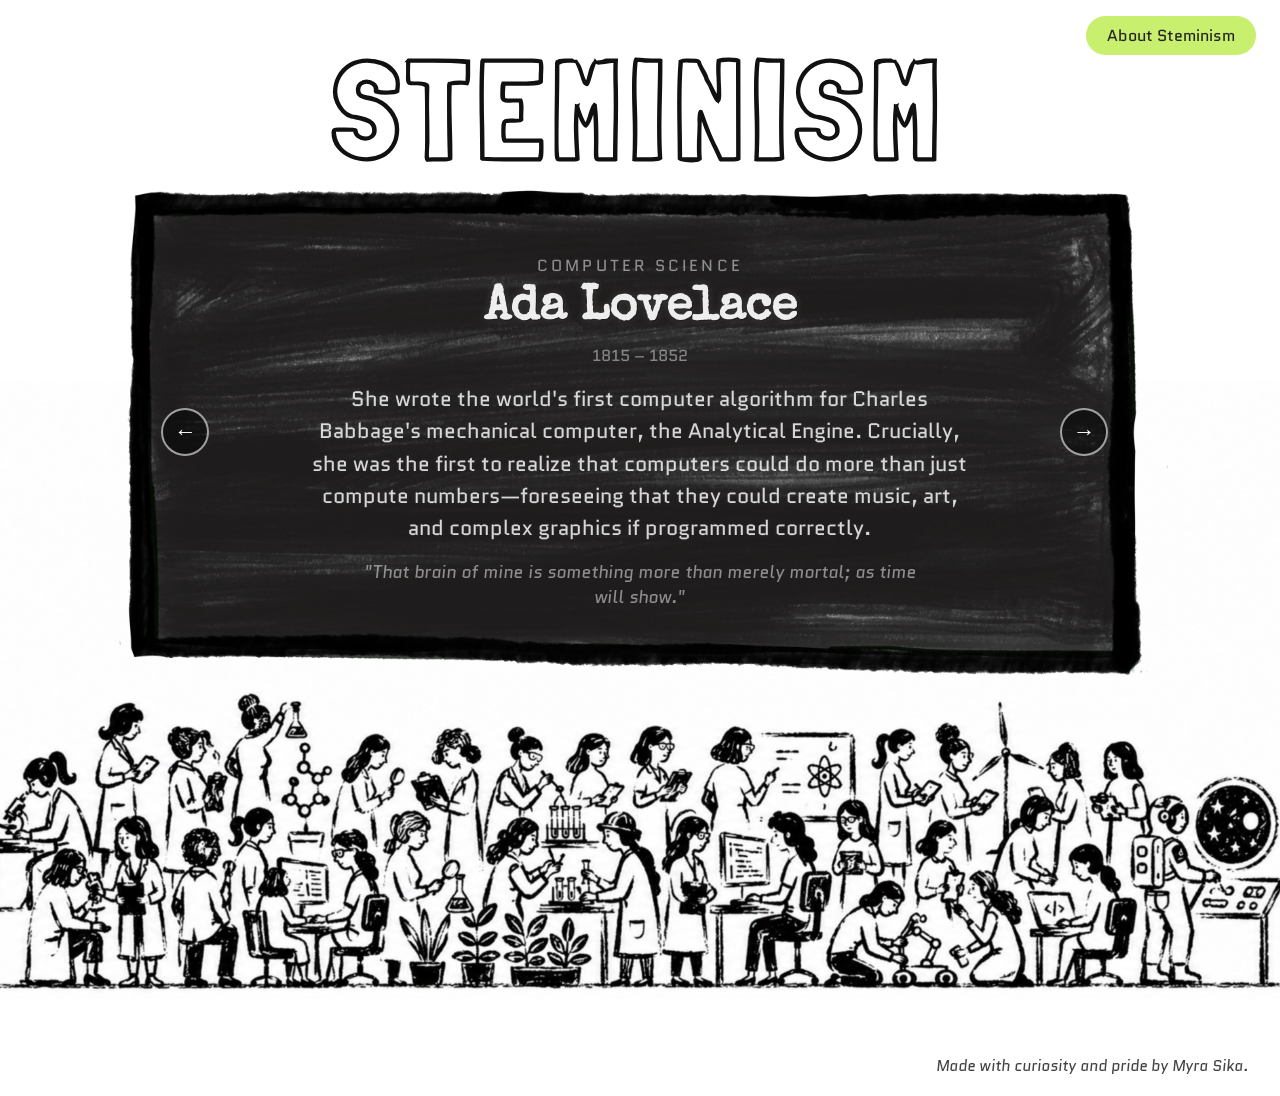
<file: index.html>
<!DOCTYPE html>
<html lang="en">
<head>
  <meta charset="UTF-8">
  <meta name="viewport" content="width=device-width, initial-scale=1.0">
  <title>STEMinism | Women in STEM Facts</title>
  <link rel="stylesheet" href="styles.css">
</head>
<body>

  <!-- Top-right pill -->
  <a class="build-pill" href="about.html" rel="noopener noreferrer">About Steminism</a>

  <!-- Title -->
  <h1 class="app-title">STEMINISM</h1>

  <!-- Chalkboard wrapper: position:relative so buttons can anchor to it -->
  <div class="chalkboard-wrapper" style="position:relative; width:85%; margin-top:-1rem;">

    <!-- Left arrow button -->
    <button id="btn-prev" style="
      position:absolute; left:6%; top:50%; 
      transform:translateY(-50%);
      z-index:10; background:rgba(0,0,0,0.45); 
      border:2px solid rgba(255,255,255,0.6);
      border-radius:50%; 
      width:3rem; height:3rem; 
      font-size:1.4rem; color:#fff;
      cursor:pointer; display:flex; 
      align-items:center; 
      justify-content:center;
      line-height:1;">&#8592;</button>

    <!-- Right arrow button -->
    <button id="btn-next" style="
      position:absolute; right:7%; top:50%; 
      transform:translateY(-50%);
      z-index:10; background:rgba(0,0,0,0.45); 
      border:2px solid rgba(255,255,255,0.6);
      border-radius:50%; 
      width:3rem; height:3rem; 
      font-size:1.4rem; color:#fff;
      cursor:pointer; display:flex; 
      align-items:center; 
      justify-content:center;
      line-height:1;">&#8594;</button>

    <!-- Chalkboard: overflow:hidden to crop SVG -->
    <div id="chalkboard" style="
      position:relative; width:100%;
      aspect-ratio: 5637 / 2518;
      overflow:hidden; cursor:default;">

      <!-- SVG blackboard image -->
      <img
        src="images/Steminism blackboard.svg"
        alt=""
        aria-hidden="true"
        style="
          position:absolute; top:0; left:0;
          width:141.8%; height:auto;
          left:-22.7%; top:-36.3%;
          display:block; pointer-events:none; z-index:0;"
      >

      <!-- Chalk text centered on the board -->
      <div class="chalk-content" id="chalk-content" style="
        position:absolute; inset:0; z-index:1;
        display:flex; flex-direction:column;
        align-items:center; justify-content:center;
        padding:4% 12%; text-align:center;
        pointer-events:none;">
        <p class="chalk-category" id="chalk-category">Computer Science</p>
        <h2 class="chalk-name" id="chalk-name">Ada Lovelace</h2>
        <p class="chalk-lifespan" id="chalk-lifespan">1815 – 1852</p>
        <p class="chalk-fact" id="chalk-fact">She wrote the world's first computer algorithm for Charles Babbage's Analytical Engine — foreseeing that computers could create music, art, and graphics.</p>
        <p class="chalk-quote" id="chalk-quote">"That brain of mine is something more than merely mortal; as time will show."</p>
      </div>
    </div>
  </div>

  <!-- bckg.png illustration -->
  <div style="width:100%; overflow:hidden; margin-top:-43%;">
    <img src="images/bckg.png" alt="Women in STEM illustration" style="width:106%; display:block; margin-left:-2.5%;">
  </div>

  <!-- Footer -->
  <footer>
    <div class="footer-pills">
     <!-- <a class="footer-pill" href="https://buymeacoffee.com" target="_blank" rel="noopener noreferrer">Buy me a Coffee</a> -->
    </div>
    <span class="footer-credit">Made with curiosity and pride by Myra Sika.</span>
  </footer>

  <script src="facts.js"></script>
  <script src="app.js"></script>
</body>
</html>
</file>
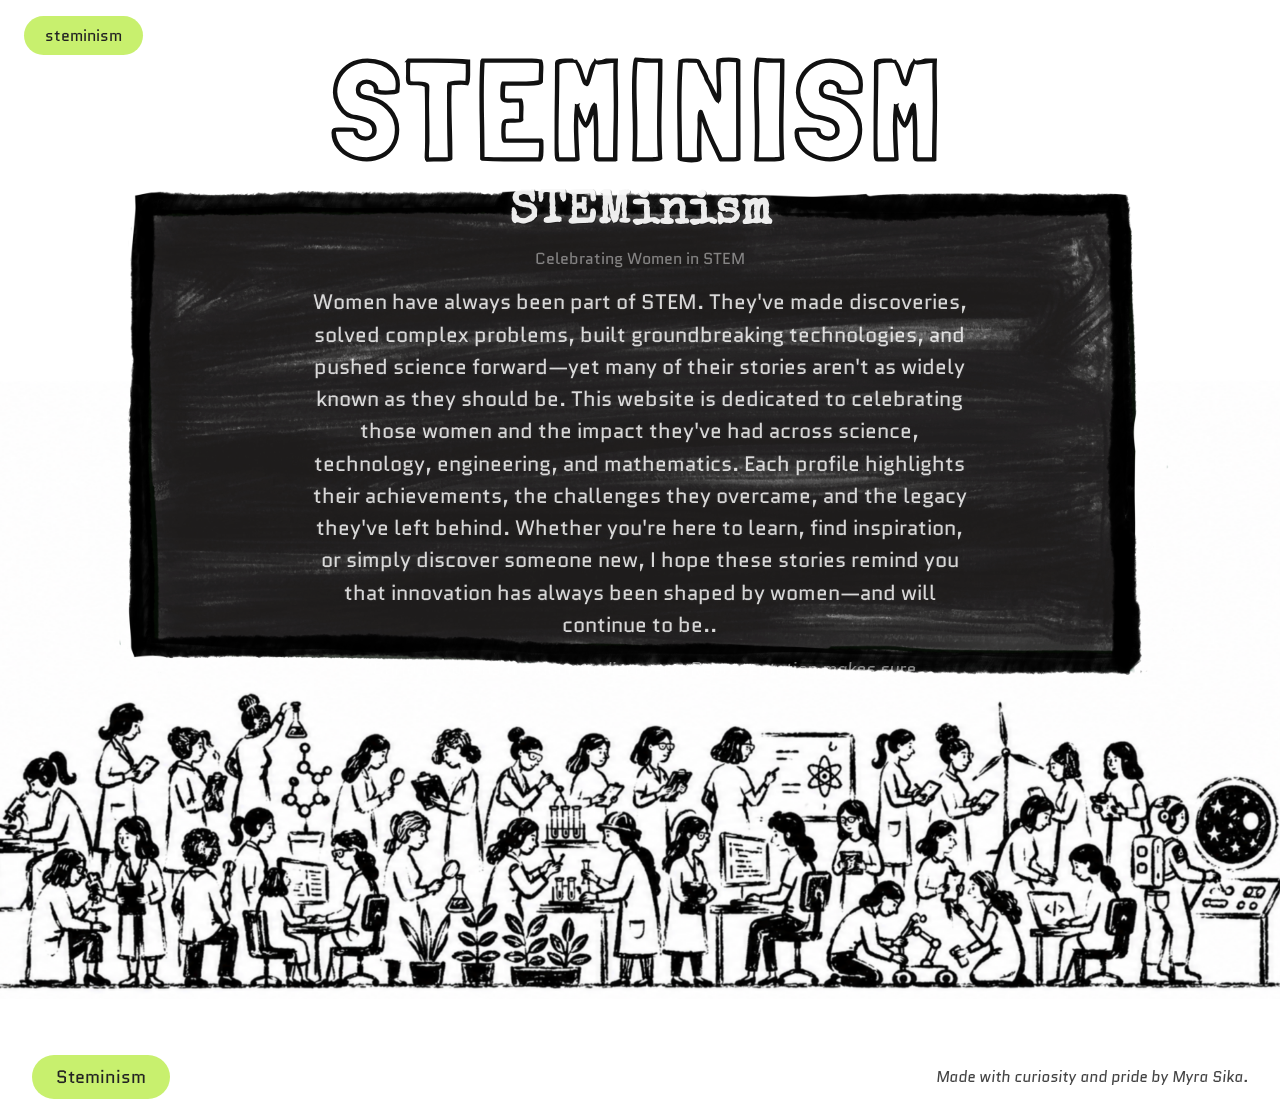
<file: about.html>
<!DOCTYPE html>
<html lang="en">
<head>
  <meta charset="UTF-8">
  <meta name="viewport" content="width=device-width, initial-scale=1.0">
  <title>About | STEMinism</title>
  <link rel="stylesheet" href="styles.css">
</head>
<body>

  <!-- Title -->
  <h1 class="app-title">STEMINISM</h1>

  <!-- Top-left home pill -->
  <a class="home-pill" href="index.html" rel="noopener noreferrer">steminism</a>

  <!-- Chalkboard wrapper: position:relative so content can anchor to it -->
  <div class="chalkboard-wrapper" style="position:relative; width:85%; margin-top:-1rem;">

    <!-- Chalkboard: overflow:hidden to crop SVG -->
    <div id="chalkboard" style="
      position:relative; width:100%;
      aspect-ratio: 5637 / 2518;
      overflow:hidden; cursor:default;">

      <!-- SVG blackboard image -->
      <img
        src="images/Steminism blackboard.svg"
        alt=""
        aria-hidden="true"
        style="
          position:absolute; top:0; left:0;
          width:141.8%; height:auto;
          left:-22.7%; top:-36.3%;
          display:block; pointer-events:none; z-index:0;"
      >

      <!-- Chalk text centered on the board -->
      <div class="chalk-content" id="chalk-content" style="
        position:absolute; inset:0; z-index:1;
        display:flex; flex-direction:column;
        align-items:center; justify-content:center;
        padding:4% 12%; text-align:center;
        pointer-events:none;">
        <p class="chalk-category">About</p>
        <h2 class="chalk-name">STEMinism</h2>
        <p class="chalk-lifespan">Celebrating Women in STEM</p>
        <p class="chalk-fact">Women have always been part of STEM. They've made discoveries, solved complex problems, built groundbreaking technologies, and pushed science forward—yet many of their stories aren't as widely known as they should be.
            This website is dedicated to celebrating those women and the impact they've had across science, technology, engineering, and mathematics. Each profile highlights their achievements, the challenges they overcame, and the legacy they've left behind.
            Whether you're here to learn, find inspiration, or simply discover someone new, I hope these stories remind you that innovation has always been shaped by women—and will continue to be..</p>
        <p class="chalk-quote">"Curiosity opens the door to discovery. Representation makes sure everyone knows they're invited."</p>
      </div>
    </div>
  </div>

  <!-- bckg.png illustration -->
  <div style="width:100%; overflow:hidden; margin-top:-43%;">
    <img src="images/bckg.png" alt="Women in STEM illustration" style="width:106%; display:block; margin-left:-2.5%;">
  </div>

  <!-- Footer -->
  <footer>
    <div class="footer-pills">
      <a class="footer-pill" href="index.html" rel="noopener noreferrer">Steminism</a>
    </div>
    <span class="footer-credit">Made with curiosity and pride by Myra Sika.</span>
  </footer>

</body>
</html>
</file>
<file: styles.css>
@import url('https://fonts.googleapis.com/css2?family=Caveat:wght@400;600;700&family=Quantico:ital,wght@0,400;0,700;1,400;1,700&family=Special+Elite&family=Londrina+Outline&display=swap');

.londrina-outline-regular {
  font-family: "Londrina Outline", sans-serif;
  font-weight: 400;
  font-style: normal;
}

* {
  box-sizing: border-box;
  margin: 0;
  padding: 0;
}

body {
  background: #ffffff;
  font-family: 'Caveat', cursive;
  min-height: 100vh;
  display: flex;
  flex-direction: column;
  align-items: center;
  overflow-x: hidden;
  position: relative;
}

/* ── Top-right pill ── */
.build-pill {
  position: absolute;
  top: 1rem;
  right: 1.5rem;
  background: #c8f06e;
  border-radius: 999px;
  padding: 0.5rem 1.3rem;
  font-family: 'Quantico', sans-serif;
  font-size: 1rem;
  color: #222;
  text-decoration: none;
  cursor: pointer;
  z-index: 20;
}

/* ── Top-left pill ── */
.home-pill {
  position: absolute;
  top: 1rem;
  left: 1.5rem;
  background: #c8f06e;
  border-radius: 999px;
  padding: 0.5rem 1.3rem;
  font-family: 'Quantico', sans-serif;
  font-size: 1rem;
  color: #222;
  text-decoration: none;
  cursor: pointer;
  z-index: 20;
}

/* ── Title ── */
.app-title {
  font-family: "Londrina Outline", sans-serif;
  font-size: clamp(1rem, 11vw, 16rem);
  font-weight: 100;
  color: transparent;
  -webkit-text-stroke: 3px #111;
  /* text-stroke is non-standard; use -webkit-text-stroke for broader support */
  letter-spacing: 0.05em;
  text-align: center;
  margin-top: 2.5rem;
  margin-bottom: 1.5rem;
  line-height: 1;
  user-select: none;
}

/* ── Chalkboard ── */
.chalkboard-wrapper {
  width: 100%;
  max-width: 100%;
  position: relative;
  margin-bottom: 0;
}

.chalkboard {
  width: 100%;
  position: relative;
  overflow: hidden;
  cursor: pointer;
}

/* ── Chalk text inside board ── */
.chalk-content {
  position: relative;
  z-index: 2;
  text-align: center;
  width: 100%;
}

.chalk-category {
  font-family: 'Quantico', sans-serif;
  font-size: clamp(0.75rem, 1.5vw, 1rem);
  color: rgba(255,255,255,0.5);
  letter-spacing: 0.2em;
  text-transform: uppercase;
  margin-bottom: 0.4rem;
}

.chalk-name {
  font-family: 'Special Elite', cursive;
  font-size: clamp(1.6rem, 4vw, 3rem);
  color: rgba(255, 255, 255, 0.92);
  text-shadow:
    0 0 8px rgba(255,255,255,0.15),
    1px 1px 0 rgba(0,0,0,0.4);
  margin-bottom: 0.5rem;
  line-height: 1.1;
}

.chalk-lifespan {
  font-family: 'Quantico', sans-serif;
  font-size: clamp(0.8rem, 1.5vw, 1rem);
  color: rgba(255,255,255,0.45);
  margin-bottom: 1rem;
}

.chalk-fact {
  font-family: 'Quantico', sans-serif;
  font-size: clamp(0.95rem, 2vw, 1.3rem);
  color: rgba(255, 255, 255, 0.82);
  line-height: 1.55;
  max-width: 80%;
  margin: 0 auto 1rem;
  text-shadow: 0 0 4px rgba(255,255,255,0.08);
}

.chalk-quote {
  font-family: 'Quantico', sans-serif;
  font-size: clamp(0.85rem, 1.6vw, 1.1rem);
  color: rgba(255, 255, 255, 0.5);
  font-style: italic;
  max-width: 70%;
  margin: 0 auto;
  line-height: 1.4;
}

/* fade transition */
.chalk-content {
  transition: opacity 0.25s ease;
}
.chalk-content.fading {
  opacity: 0;
}

/* illustration strip handled inline in HTML */

/* ── Footer ── */
footer {
  width: 100%;
  display: flex;
  align-items: center;
  justify-content: space-between;
  padding: 0.9rem 2rem 1.2rem;
  margin-top: auto;
}

.footer-pills {
  display: flex;
  gap: 0.7rem;
}

.footer-pill {
  background: #c8f06e;
  border-radius: 999px;
  padding: 0.55rem 1.5rem;
  font-family: 'Quantico', sans-serif;
  font-size: 1.15rem;
  color: #222;
  text-decoration: none;
  cursor: pointer;
}

.footer-credit {
  font-family: 'Quantico', sans-serif;
  font-size: 0.95rem;
  color: #444;
  font-style: italic;
}

/* ── Responsive ── */
@media (max-width: 600px) {
  .chalkboard {
    aspect-ratio: unset;
    min-height: 320px;
    padding: 1.5rem 1.2rem;
  }

  .chalk-fact, .chalk-quote {
    max-width: 95%;
  }

  footer {
    flex-direction: column;
    gap: 0.8rem;
    align-items: flex-start;
    padding: 1rem 1.2rem;
  }
}
</file>
